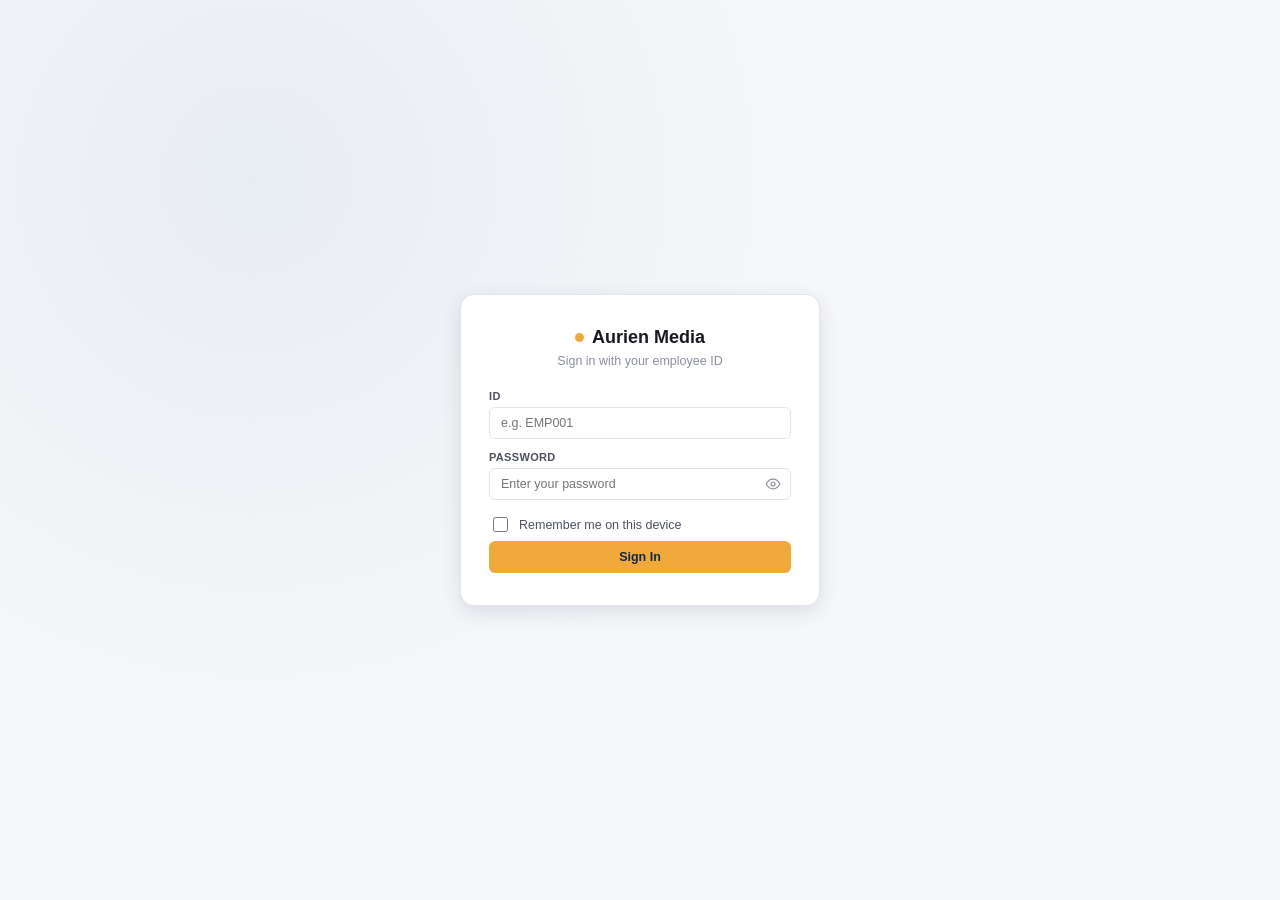
<file: index.html>
<!DOCTYPE html>
<html lang="en">
<head>
<meta charset="UTF-8" />
<meta name="viewport" content="width=device-width, initial-scale=1.0" />
<title>Sign In</title>
<meta name="description" content="Attendance, work reports, salary, and leave management for Aurien Media." />

<!-- Favicon / installable app icons -->
<link rel="icon" href="assets/images/icons/favicon-64.png" sizes="64x64" type="image/png" />
<link rel="icon" href="assets/images/icons/favicon-32.png" sizes="32x32" type="image/png" />
<link rel="apple-touch-icon" href="assets/images/icons/apple-touch-icon.png" />
<link rel="manifest" href="manifest.json" />
<meta name="theme-color" content="#002147" />
<meta name="mobile-web-app-capable" content="yes" />
<meta name="apple-mobile-web-app-capable" content="yes" />
<meta name="apple-mobile-web-app-title" content="Aurien Media" />
<meta name="apple-mobile-web-app-status-bar-style" content="black-translucent" />

<!-- Link preview (Slack/WhatsApp/Discord/etc.) -->
<meta property="og:type" content="website" />
<meta property="og:site_name" content="Aurien Media" />
<meta property="og:title" content="Aurien Media — Employee Management System" />
<meta property="og:description" content="Attendance, work reports, salary, and leave management for Aurien Media." />
<meta property="og:image" content="https://workwithaurien.github.io/AM/assets/images/icons/og-cover.png" />
<meta property="og:url" content="https://workwithaurien.github.io/AM/" />
<meta name="twitter:card" content="summary" />
<meta name="twitter:title" content="Aurien Media — Employee Management System" />
<meta name="twitter:description" content="Attendance, work reports, salary, and leave management for Aurien Media." />
<meta name="twitter:image" content="https://workwithaurien.github.io/AM/assets/images/icons/og-cover.png" />

<link rel="stylesheet" href="assets/css/tokens.css" />
<link rel="stylesheet" href="assets/css/base.css" />
<link rel="stylesheet" href="assets/css/components.css" />
<link rel="stylesheet" href="assets/css/pages.css" />
</head>
<body class="login-body">
  <div class="login-card">
    <div class="login-logo"><span class="dot"></span> Aurien Media</div>
    <div class="login-sub">Sign in with your employee ID</div>

    <div class="login-error" id="loginError"></div>

    <form id="loginForm">
      <div class="field">
        <label for="uid">ID</label>
        <input class="input" id="uid" name="uid" type="text" placeholder="e.g. EMP001" required autocomplete="username" />
      </div>
      <div class="field">
        <label for="password">Password</label>
        <div class="password-field">
          <input class="input" id="password" name="password" type="password" placeholder="Enter your password" required autocomplete="current-password" />
          <button class="password-toggle" type="button" id="passwordToggle" aria-label="Show password" aria-pressed="false">
            <svg class="ic-eye" viewBox="0 0 20 20" fill="none" stroke="currentColor" stroke-width="1.5" stroke-linecap="round" stroke-linejoin="round">
              <path d="M1.5 10S4.5 4 10 4s8.5 6 8.5 6-3 6-8.5 6-8.5-6-8.5-6Z" />
              <circle cx="10" cy="10" r="2.5" />
            </svg>
            <svg class="ic-eye-off" viewBox="0 0 20 20" fill="none" stroke="currentColor" stroke-width="1.5" stroke-linecap="round" stroke-linejoin="round" style="display:none">
              <path d="M1.5 10S4.5 4 10 4s8.5 6 8.5 6-3 6-8.5 6-8.5-6-8.5-6Z" />
              <circle cx="10" cy="10" r="2.5" />
              <path d="M2.5 2.5l15 15" />
            </svg>
          </button>
        </div>
      </div>
      <label class="remember-me">
        <input type="checkbox" id="rememberMe" name="rememberMe" />
        <span>Remember me on this device</span>
      </label>
      <button class="btn" type="submit" id="loginSubmit" style="width:100%;justify-content:center;margin-top:6px">Sign In</button>
    </form>
  </div>

  <script src="assets/js/core/utils.js"></script>
  <script src="assets/js/core/auth.js"></script>
  <script src="assets/js/components/loader.js"></script>
  <script src="assets/js/core/api.js"></script>
  <script src="assets/js/login.js"></script>
  <script src="assets/js/core/pwa.js"></script>
</body>
</html>
</file>
<file: assets/css/tokens.css>
/* ===== Design tokens ===== */
:root{
  /* surface */
  --bg:#f6f7f9;
  --surface:#ffffff;
  --surface-soft:#f0f1f4;
  --border:#e3e5ea;
  --border-strong:#d3d6dd;

  /* ink */
  --ink:#181a20;
  --ink-soft:#4d5160;
  --muted:#8b8fa0;

  /* brand — from the Aurien Media mark: navy peaks, gold star */
  --accent:#0E2A4A;       /* navy — structural: nav, links, icon tiles, avatars */
  --accent-ink:#ffffff;
  --accent-soft:#E8EDF3;
  --accent-strong:#081A30;

  --cta:#F2A93C;          /* gold — reserved for primary actions only */
  --cta-ink:#0E2A4A;      /* navy text on gold reads far better than white */
  --cta-soft:#FDF1DD;
  --cta-strong:#DC931F;

  /* shell — sidebar + topbar only */
  --shell-bg:#002147;
  --shell-ink:#ffffff;
  --shell-ink-soft:rgba(255,255,255,.68);
  --shell-muted:rgba(255,255,255,.5);
  --shell-border:rgba(255,255,255,.14);
  --shell-hover:rgba(255,255,255,.08);
  --shell-active:rgba(255,255,255,.12);

  /* status */
  --success:#1a9c6b;
  --success-soft:#e7f7f0;
  --warning:#b9750c;
  --warning-soft:#fbf0dd;
  --danger:#d1483f;
  --danger-soft:#fbeae8;

  /* radius / shadow */
  --r-sm:6px;
  --r-md:10px;
  --r-lg:14px;
  --shadow-sm:0 1px 3px rgba(14,42,74,.07);
  --shadow-md:0 6px 20px rgba(14,42,74,.12);

  /* type */
  --font:-apple-system,BlinkMacSystemFont,"Segoe UI",Inter,Roboto,Helvetica,Arial,sans-serif;
  --fs-xs:11px;
  --fs-sm:12.5px;
  --fs-md:13.5px;
  --fs-lg:16px;
  --fs-xl:20px;
  --fs-xxl:26px;

  /* layout */
  --sidebar-w:216px;
  --topbar-h:56px;
}
</file>
<file: assets/css/base.css>
/* ===== Reset + base ===== */
*,*::before,*::after{box-sizing:border-box;}
html,body{height:100%;}
body{
  margin:0;
  font-family:var(--font);
  background:var(--bg);
  color:var(--ink);
  font-size:var(--fs-md);
  -webkit-font-smoothing:antialiased;
}
h1,h2,h3,p{margin:0;}
button{font-family:inherit;cursor:pointer;}
input,select,textarea{font-family:inherit;font-size:var(--fs-md);}
a{color:inherit;text-decoration:none;}
::selection{background:var(--accent-soft);}

/* focus visibility (accessibility floor) */
button:focus-visible,
input:focus-visible,
select:focus-visible,
textarea:focus-visible,
[tabindex]:focus-visible{
  outline:2px solid var(--accent);
  outline-offset:2px;
}

@media (prefers-reduced-motion: reduce){
  *{animation-duration:.001ms !important;transition-duration:.001ms !important;}
}
</file>
<file: assets/css/components.css>
/* ===== Reusable components ===== */

/* grid helpers */
.grid{display:grid;gap:14px;}
.grid-2{grid-template-columns:repeat(2,1fr);}
.grid-3{grid-template-columns:repeat(3,1fr);}
.grid-4{grid-template-columns:repeat(4,1fr);}
@media (max-width: 1100px){.grid-4{grid-template-columns:repeat(2,1fr);}.grid-3{grid-template-columns:repeat(2,1fr);}}
@media (max-width: 640px){.grid-4,.grid-3,.grid-2{grid-template-columns:1fr;}}
/* Grid items default to min-width:auto, which refuses to shrink below a
   descendant's intrinsic width — e.g. a scrollable table's min-width
   (see table.js) would otherwise bubble up and force the whole grid
   column to overflow instead of letting .table-wrap scroll internally. */
.grid > *{min-width:0;}

/* card */
.card{
  background:var(--surface);border:1px solid var(--border);border-radius:var(--r-lg);
  padding:16px;box-shadow:var(--shadow-sm);
}
.card-label{font-size:var(--fs-xs);color:var(--muted);text-transform:uppercase;letter-spacing:.04em;font-weight:700;}
.card-value{font-size:var(--fs-xxl);font-weight:700;margin-top:6px;}
.card-sub{font-size:var(--fs-sm);color:var(--muted);margin-top:4px;}
.card-title{font-size:var(--fs-md);font-weight:700;margin-bottom:12px;}
.text-success{color:var(--success);}
.text-warning{color:var(--warning);}
.text-danger{color:var(--danger);}

/* buttons */
.btn{
  display:inline-flex;align-items:center;gap:6px;
  border:none;border-radius:var(--r-sm);padding:9px 14px;
  font-size:var(--fs-sm);font-weight:700;background:var(--cta);color:var(--cta-ink);
  transition:opacity .12s ease;
}
.btn:hover{opacity:.9;}
.btn:disabled{opacity:.5;cursor:not-allowed;}
.btn.secondary{background:var(--surface-soft);color:var(--ink);border:1px solid var(--border);}
.btn.danger{background:var(--danger-soft);color:var(--danger);}
.btn.sm{padding:6px 10px;font-size:var(--fs-xs);}
.btn-row{display:flex;gap:8px;flex-wrap:wrap;}

/* badge */
.badge{display:inline-flex;align-items:center;gap:4px;font-size:var(--fs-xs);font-weight:700;padding:3px 9px;border-radius:20px;}
.badge.success{background:var(--success-soft);color:var(--success);}
.badge.warning{background:var(--warning-soft);color:var(--warning);}
.badge.danger{background:var(--danger-soft);color:var(--danger);}
.badge.neutral{background:var(--surface-soft);color:var(--ink-soft);}

/* table — horizontal scroll (not clipping) when it's wider than its
   wrapper; table.js sets a per-table min-width so this actually kicks in
   instead of every column just squeezing down to fit. */
.table-wrap{background:var(--surface);border:1px solid var(--border);border-radius:var(--r-lg);overflow-x:auto;overflow-y:hidden;-webkit-overflow-scrolling:touch;}
table.data{width:100%;border-collapse:collapse;}
table.data thead th{
  text-align:left;font-size:var(--fs-xs);text-transform:uppercase;letter-spacing:.03em;
  color:var(--muted);font-weight:700;padding:11px 14px;background:var(--surface-soft);
  border-bottom:1px solid var(--border);
}
table.data tbody td{padding:12px 14px;font-size:var(--fs-sm);border-bottom:1px solid var(--border);color:var(--ink-soft);}
table.data tbody tr:last-child td{border-bottom:none;}
table.data tbody tr{transition:background .1s ease;}
table.data tbody tr.clickable:hover{background:var(--surface-soft);cursor:pointer;}
.table-empty{padding:34px;text-align:center;color:var(--muted);font-size:var(--fs-sm);}

/* toolbar */
.toolbar{display:flex;gap:10px;align-items:center;margin-bottom:14px;flex-wrap:wrap;}
.toolbar .grow{flex:1;}
.input, select.input{
  border:1px solid var(--border);border-radius:var(--r-sm);padding:8px 11px;
  font-size:var(--fs-sm);background:var(--surface);color:var(--ink);width:100%;
}
.input[readonly]{background:var(--surface-soft);color:var(--ink-soft);cursor:not-allowed;}
.field{display:flex;flex-direction:column;gap:5px;margin-bottom:12px;}
.field label{font-size:var(--fs-xs);font-weight:700;color:var(--ink-soft);text-transform:uppercase;letter-spacing:.03em;}

/* modal */
.overlay{position:fixed;inset:0;background:rgba(20,22,30,.4);display:flex;align-items:center;justify-content:center;z-index:100;}
.modal{background:var(--surface);border-radius:var(--r-lg);width:440px;max-width:92vw;max-height:88vh;overflow:auto;box-shadow:var(--shadow-md);}
.modal.wide{width:680px;}
.modal.xl{width:840px;}
.modal-head{display:flex;align-items:center;justify-content:space-between;padding:16px 18px;border-bottom:1px solid var(--border);}
.modal-head h3{font-size:var(--fs-lg);}
.modal-body{padding:18px;}
.modal-foot{padding:14px 18px;border-top:1px solid var(--border);display:flex;justify-content:flex-end;gap:8px;}
.close-x{border:none;background:none;font-size:16px;color:var(--muted);}

/* drawer */
.drawer-overlay{position:fixed;inset:0;background:rgba(20,22,30,.35);z-index:90;}
.drawer{
  position:fixed;top:0;right:0;bottom:0;width:420px;max-width:92vw;background:var(--surface);
  box-shadow:-8px 0 24px rgba(20,22,30,.12);z-index:91;display:flex;flex-direction:column;
  animation:slideIn .16s ease;
}
@keyframes slideIn{from{transform:translateX(24px);opacity:0;}to{transform:translateX(0);opacity:1;}}
.drawer-head{padding:16px 18px;border-bottom:1px solid var(--border);display:flex;justify-content:space-between;align-items:center;}
.drawer-title{display:flex;align-items:center;gap:10px;min-width:0;}
.drawer-avatar{
  width:34px;height:34px;border-radius:50%;background:var(--accent-soft);color:var(--accent);
  display:flex;align-items:center;justify-content:center;font-weight:700;font-size:12px;overflow:hidden;flex:none;
}
.drawer-body{padding:18px;overflow:auto;flex:1;}
.tabs{display:flex;gap:4px;border-bottom:1px solid var(--border);margin-bottom:16px;flex-wrap:wrap;}
.tab-btn{border:none;background:none;padding:9px 4px;margin-right:14px;font-size:var(--fs-sm);color:var(--muted);font-weight:600;border-bottom:2px solid transparent;}
.tab-btn.active{color:var(--accent);border-bottom-color:var(--accent);}

/* toast */
#toastHost{position:fixed;bottom:20px;right:20px;display:flex;flex-direction:column;gap:8px;z-index:200;}
.toast{
  background:var(--ink);color:#fff;padding:11px 16px;border-radius:var(--r-sm);
  font-size:var(--fs-sm);box-shadow:var(--shadow-md);animation:toastIn .16s ease;
  display:flex;align-items:center;gap:8px;
}
.toast.success{background:var(--success);}
.toast.error{background:var(--danger);}
@keyframes toastIn{from{transform:translateY(6px);opacity:0;}to{transform:translateY(0);opacity:1;}}

/* loader */
.skeleton{background:linear-gradient(90deg,var(--surface-soft) 25%,#e6e8ee 37%,var(--surface-soft) 63%);background-size:400% 100%;animation:shimmer 1.4s ease infinite;border-radius:var(--r-sm);}
@keyframes shimmer{0%{background-position:100% 0;}100%{background-position:0 0;}}
.spinner{width:18px;height:18px;border-radius:50%;border:2px solid var(--border);border-top-color:var(--accent);animation:spin .7s linear infinite;}
.spinner.lg{width:34px;height:34px;border-width:3px;}
@keyframes spin{to{transform:rotate(360deg);}}

/* global loader — shown while any Api.call is in flight */
#globalLoader{
  position:fixed;inset:0;background:rgba(246,247,249,.6);
  display:flex;align-items:center;justify-content:center;
  z-index:300;opacity:0;pointer-events:none;transition:opacity .12s ease;
}
#globalLoader.show{opacity:1;pointer-events:all;}

/* section heading */
.section-head{display:flex;align-items:center;justify-content:space-between;margin:26px 0 12px;}
.section-head h2{font-size:var(--fs-md);font-weight:700;color:var(--ink-soft);text-transform:uppercase;letter-spacing:.03em;}

/* empty state */
.empty-state{text-align:center;padding:40px 20px;color:var(--muted);}
.empty-state .big{font-size:26px;margin-bottom:8px;}

/* approval list (Approve Leave / Approve Advance modals) */
.approval-list{display:flex;flex-direction:column;gap:10px;}
.approval-row{display:flex;align-items:center;justify-content:space-between;gap:12px;padding:12px 14px;border:1px solid var(--border);border-radius:var(--r-md);}
.approval-row.clickable:hover{background:var(--surface-soft);border-color:var(--accent);}
.approval-actions{display:flex;gap:6px;flex:none;}
@media (max-width: 480px){
  .approval-row{flex-direction:column;align-items:stretch;}
  .approval-actions{justify-content:flex-end;}
}
</file>
<file: assets/css/pages.css>
/* ===== Page-specific styling ===== */

/* ---- Login ---- */
body.login-body{
  height:100vh;display:flex;align-items:center;justify-content:center;
  background:radial-gradient(circle at 20% 20%, var(--accent-soft) 0%, var(--bg) 45%);
}
.login-card{
  width:360px;max-width:90vw;background:var(--surface);border:1px solid var(--border);
  border-radius:var(--r-lg);padding:32px 28px;box-shadow:var(--shadow-md);
}
.login-logo{display:flex;align-items:center;gap:8px;justify-content:center;font-weight:700;font-size:18px;margin-bottom:6px;}
.login-logo .dot{width:9px;height:9px;border-radius:50%;background:var(--cta);}
.login-sub{text-align:center;color:var(--muted);font-size:var(--fs-sm);margin-bottom:22px;}
.login-error{
  background:var(--danger-soft);color:var(--danger);font-size:var(--fs-xs);
  padding:8px 10px;border-radius:var(--r-sm);margin-bottom:12px;display:none;
}
.login-error.show{display:block;}
.remember-me{display:flex;align-items:center;gap:8px;margin-top:14px;font-size:var(--fs-sm);color:var(--ink-soft);cursor:pointer;}
.remember-me input{width:15px;height:15px;accent-color:var(--cta);cursor:pointer;}
.password-field{position:relative;}
.password-field .input{padding-right:38px;}
.password-toggle{
  position:absolute;top:50%;right:4px;transform:translateY(-50%);
  width:28px;height:28px;border:none;background:none;color:var(--muted);
  display:flex;align-items:center;justify-content:center;border-radius:var(--r-sm);
}
.password-toggle:hover{color:var(--ink-soft);background:var(--surface-soft);}
.password-toggle svg{width:18px;height:18px;}

/* ---- Dashboard ---- */
.announce-list{display:flex;flex-direction:column;gap:10px;}
.announce-item{padding:12px 14px;border:1px solid var(--border);border-radius:var(--r-md);background:var(--surface);}
.announce-item .a-title{font-weight:700;font-size:var(--fs-sm);}
.announce-item .a-date{font-size:var(--fs-xs);color:var(--muted);margin-top:2px;}
.quick-actions{display:flex;gap:10px;margin-top:18px;flex-wrap:wrap;}
.clock-btn{width:100%;}

/* ---- Drive ---- */
.drive-card{
  display:flex;flex-direction:column;gap:8px;align-items:flex-start;
  border:1px solid var(--border);border-radius:var(--r-lg);padding:18px;background:var(--surface);
  transition:box-shadow .12s ease, transform .12s ease;
}
.drive-card:hover{box-shadow:var(--shadow-md);transform:translateY(-1px);cursor:pointer;}
.drive-icon{width:34px;height:34px;border-radius:9px;background:var(--accent-soft);color:var(--accent);display:flex;align-items:center;justify-content:center;font-size:16px;}
.drive-card .d-title{font-weight:700;font-size:var(--fs-md);}
.drive-card .d-open{font-size:var(--fs-xs);color:var(--accent);font-weight:700;}

/* ---- Profile ---- */
.profile-head{display:flex;gap:16px;align-items:center;}
.profile-avatar{width:64px;height:64px;border-radius:50%;background:var(--accent-soft);color:var(--accent);display:flex;align-items:center;justify-content:center;font-size:22px;font-weight:700;overflow:hidden;}
.profile-name{font-size:var(--fs-lg);font-weight:700;}
.profile-role{font-size:var(--fs-sm);color:var(--muted);}
.profile-grid{display:grid;grid-template-columns:220px 1fr;gap:20px;margin-top:20px;}
.profile-grid > *{min-width:0;}
@media (max-width: 800px){.profile-grid{grid-template-columns:1fr;}}
.info-list{display:flex;flex-direction:column;gap:10px;font-size:var(--fs-sm);}
.info-list .k{color:var(--muted);font-size:var(--fs-xs);text-transform:uppercase;letter-spacing:.03em;}
.info-list .v{margin-top:2px;}

/* ---- Employees ---- */
.emp-card{border:1px solid var(--border);border-radius:var(--r-lg);background:var(--surface);padding:16px;cursor:pointer;transition:box-shadow .12s ease;}
.emp-card:hover{box-shadow:var(--shadow-md);}
.emp-card .e-top{display:flex;gap:10px;align-items:center;}
.emp-avatar{width:38px;height:38px;border-radius:50%;background:var(--accent-soft);color:var(--accent);display:flex;align-items:center;justify-content:center;font-weight:700;font-size:13px;overflow:hidden;flex:none;}
.emp-name{font-weight:700;font-size:var(--fs-sm);}
.emp-role{font-size:var(--fs-xs);color:var(--muted);}
.emp-details{margin-top:12px;padding-top:12px;border-top:1px solid var(--border);display:flex;flex-direction:column;gap:4px;}
.emp-details div{display:flex;justify-content:space-between;font-size:var(--fs-xs);}
.emp-details .k{color:var(--muted);}
.emp-details .v{font-weight:600;color:var(--ink-soft);}
.emp-meta{margin-top:12px;display:flex;flex-wrap:wrap;gap:6px;}
.emp-pending{
  margin-top:10px;padding:7px 10px;border-radius:var(--r-sm);
  background:var(--warning-soft);color:var(--warning);font-size:var(--fs-xs);font-weight:700;text-align:center;
}
.emp-page{padding-bottom:64px;}
.bottom-actions{
  position:fixed;left:var(--sidebar-w);right:0;bottom:0;z-index:60;
  display:flex;gap:10px;justify-content:center;flex-wrap:wrap;
  padding:12px 16px;background:var(--surface);border-top:1px solid var(--border);box-shadow:var(--shadow-md);
}
@media (max-width:900px){
  .bottom-actions{left:0;}
}

/* ---- Holidays ---- */
.month-nav{display:flex;align-items:center;gap:10px;}
.month-nav .m-label{font-weight:700;font-size:var(--fs-lg);min-width:150px;text-align:center;}
.cal-grid{display:grid;grid-template-columns:repeat(7,1fr);gap:8px;margin-top:16px;}
.cal-dow{font-size:var(--fs-xs);color:var(--muted);text-align:center;font-weight:700;text-transform:uppercase;letter-spacing:.04em;padding-bottom:6px;}
.cal-cell{
  aspect-ratio:1/1;border-radius:var(--r-md);border:1px solid var(--border);
  display:flex;flex-direction:column;align-items:center;justify-content:center;gap:3px;
  font-size:var(--fs-sm);color:var(--ink-soft);background:var(--surface);position:relative;
  transition:box-shadow .12s ease, transform .12s ease;
}
.cal-cell.empty{border:none;background:none;}
/* subtle Sunday shading — :where() keeps this from ever outranking a status color below */
.cal-cell:where(:nth-child(7n+1)):not(.empty){background:var(--surface-soft);}
.cal-cell.holiday{background:var(--accent-soft);border-color:var(--accent);color:var(--accent);font-weight:700;}
.cal-cell.present{background:var(--success-soft);border-color:var(--success);color:var(--success);font-weight:700;}
.cal-cell.absent{background:var(--danger-soft);border-color:var(--danger);color:var(--danger);font-weight:700;}
.cal-cell.leave{background:var(--warning-soft);border-color:var(--warning);color:var(--warning);font-weight:700;}
.cal-cell.today{outline:2px solid var(--cta);outline-offset:-2px;}
.cal-cell:not(.empty):hover{box-shadow:var(--shadow-sm);transform:translateY(-1px);}
.cal-dot{width:5px;height:5px;border-radius:50%;background:currentColor;}
.legend{display:flex;gap:20px;flex-wrap:wrap;justify-content:center;margin:14px 0 18px;font-size:var(--fs-xs);color:var(--ink-soft);}
.legend-item{display:flex;align-items:center;gap:7px;}
.legend-dot{width:9px;height:9px;border-radius:50%;display:inline-block;}
.legend-dot.present{background:var(--success);}
.legend-dot.absent{background:var(--danger);}
.legend-dot.leave{background:var(--warning);}
.legend-dot.holiday{background:var(--accent);}
.holiday-list{display:flex;flex-direction:column;gap:8px;margin-top:16px;}
.holiday-row{display:flex;align-items:center;justify-content:space-between;padding:10px 14px;border:1px solid var(--border);border-radius:var(--r-md);background:var(--surface);font-size:var(--fs-sm);flex-wrap:wrap;gap:8px;}
.holiday-row .h-date{color:var(--muted);font-size:var(--fs-xs);width:110px;flex:none;}
.holiday-row .h-name{flex:1;font-weight:600;}
.h-actions{display:flex;gap:6px;flex:none;margin-left:10px;}
.year-groups{display:flex;flex-direction:column;gap:22px;margin-top:10px;}
.year-group h3{font-size:var(--fs-sm);color:var(--ink-soft);text-transform:uppercase;letter-spacing:.03em;margin-bottom:8px;}

/* ---- Settings ---- */
.settings-block{margin-bottom:20px;}
</file>
<file: assets/css/layout.css>
/* ===== App shell layout ===== */
#appShell{display:flex;height:100vh;overflow:hidden;}

.sidebar{
  width:var(--sidebar-w);
  flex:none;
  background:var(--shell-bg);
  color:var(--shell-ink);
  border-right:1px solid var(--shell-border);
  display:flex;
  flex-direction:column;
  padding:18px 12px;
}
.sidebar-logo{
  display:flex;align-items:center;gap:8px;
  padding:6px 8px 20px;font-weight:700;font-size:var(--fs-lg);
}
.sidebar-logo .dot{width:8px;height:8px;border-radius:50%;background:var(--cta);}
.sidebar-nav{display:flex;flex-direction:column;gap:2px;flex:1;}
.nav-item{
  display:flex;align-items:center;gap:10px;
  padding:9px 10px;border-radius:var(--r-sm);
  font-size:var(--fs-md);color:var(--shell-ink-soft);font-weight:500;
  border:none;background:none;width:100%;text-align:left;
  transition:background .12s ease, color .12s ease;
}
.nav-item:hover{background:var(--shell-hover);color:var(--shell-ink);}
.nav-item.active{background:var(--shell-active);color:var(--cta);font-weight:600;}
.nav-item .ic{width:18px;height:18px;display:flex;align-items:center;justify-content:center;color:var(--shell-muted);flex:none;}
.nav-item .ic svg{width:17px;height:17px;}
.nav-item:hover .ic,.nav-item.active .ic{color:inherit;}
.sidebar-footer{font-size:var(--fs-xs);color:var(--shell-muted);padding:8px;}

.main{flex:1;display:flex;flex-direction:column;min-width:0;}
.topbar{
  height:var(--topbar-h);flex:none;
  display:flex;align-items:center;justify-content:space-between;
  padding:0 22px;background:var(--shell-bg);color:var(--shell-ink);border-bottom:1px solid var(--shell-border);
}
.topbar-left{display:flex;align-items:center;gap:12px;min-width:0;}
.topbar-title{font-size:var(--fs-lg);font-weight:700;white-space:nowrap;overflow:hidden;text-overflow:ellipsis;}
.topbar-right{display:flex;align-items:center;gap:12px;flex:none;}
.hamburger-btn{
  display:none;width:32px;height:32px;border-radius:var(--r-sm);border:1px solid var(--shell-border);
  background:transparent;color:var(--shell-ink);align-items:center;justify-content:center;flex:none;
}
.hamburger-btn:hover{background:var(--shell-hover);}
.hamburger-btn svg{width:18px;height:18px;}
.sidebar-scrim{
  position:fixed;inset:0;background:rgba(8,15,26,.5);z-index:110;
  opacity:0;pointer-events:none;transition:opacity .2s ease;
}
.icon-btn{
  width:32px;height:32px;border-radius:50%;border:1px solid var(--border);
  background:var(--surface);display:flex;align-items:center;justify-content:center;
  font-size:14px;color:var(--ink-soft);position:relative;
}
.icon-btn:hover{background:var(--surface-soft);}
.topbar-right .icon-btn{border-color:var(--shell-border);background:transparent;color:var(--shell-ink-soft);}
.topbar-right .icon-btn:hover{background:var(--shell-hover);color:var(--shell-ink);}
.avatar{
  width:32px;height:32px;border-radius:50%;background:var(--accent-soft);
  color:var(--accent);display:flex;align-items:center;justify-content:center;
  font-size:12px;font-weight:700;overflow:hidden;
}
.topbar-right .avatar{background:rgba(255,255,255,.16);color:var(--shell-ink);}
.avatar-img{width:100%;height:100%;object-fit:cover;border-radius:50%;display:block;}
.logout-btn{
  border:1px solid var(--border);background:var(--surface);color:var(--ink-soft);
  border-radius:var(--r-sm);padding:7px 12px;font-size:var(--fs-xs);font-weight:700;
}
.logout-btn:hover{background:var(--danger-soft);color:var(--danger);border-color:var(--danger-soft);}
.topbar-right .logout-btn{border-color:var(--shell-border);background:transparent;color:var(--shell-ink-soft);}
.topbar-right .logout-btn:hover{background:var(--danger-soft);color:var(--danger);border-color:var(--danger-soft);}

/* notifications dropdown — explicit color needed: it sits inside .topbar,
   which sets color:var(--shell-ink) (white) for the dark chrome, but this
   panel itself has a light background and must not inherit that. */
.notif-panel{
  position:absolute;top:calc(100% + 8px);right:0;width:280px;max-height:340px;overflow:auto;
  background:var(--surface);border:1px solid var(--border);border-radius:var(--r-md);
  box-shadow:var(--shadow-md);z-index:50;padding:6px;color:var(--ink);
}
.notif-item{display:flex;align-items:flex-start;justify-content:space-between;gap:6px;padding:10px 10px;border-radius:var(--r-sm);}
.notif-item.clickable{cursor:pointer;}
.notif-item:hover{background:var(--surface-soft);}
.notif-title{font-size:var(--fs-sm);font-weight:600;}
.notif-date{font-size:var(--fs-xs);color:var(--muted);margin-top:2px;}
.notif-empty,.notif-loading{padding:16px 10px;font-size:var(--fs-sm);color:var(--muted);display:flex;align-items:center;gap:8px;}
.notif-clear{border:none;background:none;color:var(--muted);font-size:14px;line-height:1;padding:3px 5px;border-radius:4px;flex:none;}
.notif-clear:hover{background:var(--danger-soft);color:var(--danger);}
.notif-dot{
  position:absolute;top:1px;right:1px;width:9px;height:9px;border-radius:50%;
  background:var(--danger);border:2px solid var(--shell-bg);display:none;
}
.notif-dot.show{display:block;}
.content{flex:1;overflow:auto;padding:22px 26px 60px;}

/* responsive */
@media (max-width: 900px){
  .hamburger-btn{display:flex;}
  .sidebar{
    position:fixed;top:0;left:0;bottom:0;z-index:120;
    width:250px;max-width:80vw;
    transform:translateX(-100%);
    transition:transform .22s ease;
    box-shadow:var(--shadow-md);
  }
  #appShell.sidebar-open .sidebar{transform:translateX(0);}
  #appShell.sidebar-open .sidebar-scrim{opacity:1;pointer-events:all;}

  /* Let the page itself scroll instead of trapping scroll inside .content.
     The fixed-100vh + inner-overflow:auto shell is fine on desktop, but on
     real mobile browsers dynamic viewport height (address bar show/hide)
     and nested-scroll gestures make it unreliable — content near the
     bottom of a page can end up effectively unreachable. Topbar goes
     sticky so it still stays put while the page scrolls normally. */
  #appShell{height:auto;min-height:100vh;overflow:visible;}
  .main{overflow:visible;}
  .content{overflow:visible;height:auto;}
  .topbar{position:sticky;top:0;z-index:80;}
}
@media (max-width: 640px){
  .notif-panel{width:240px;}
  .topbar{padding:0 14px;}
  .content{padding:16px 14px 40px;}
}
</file>
